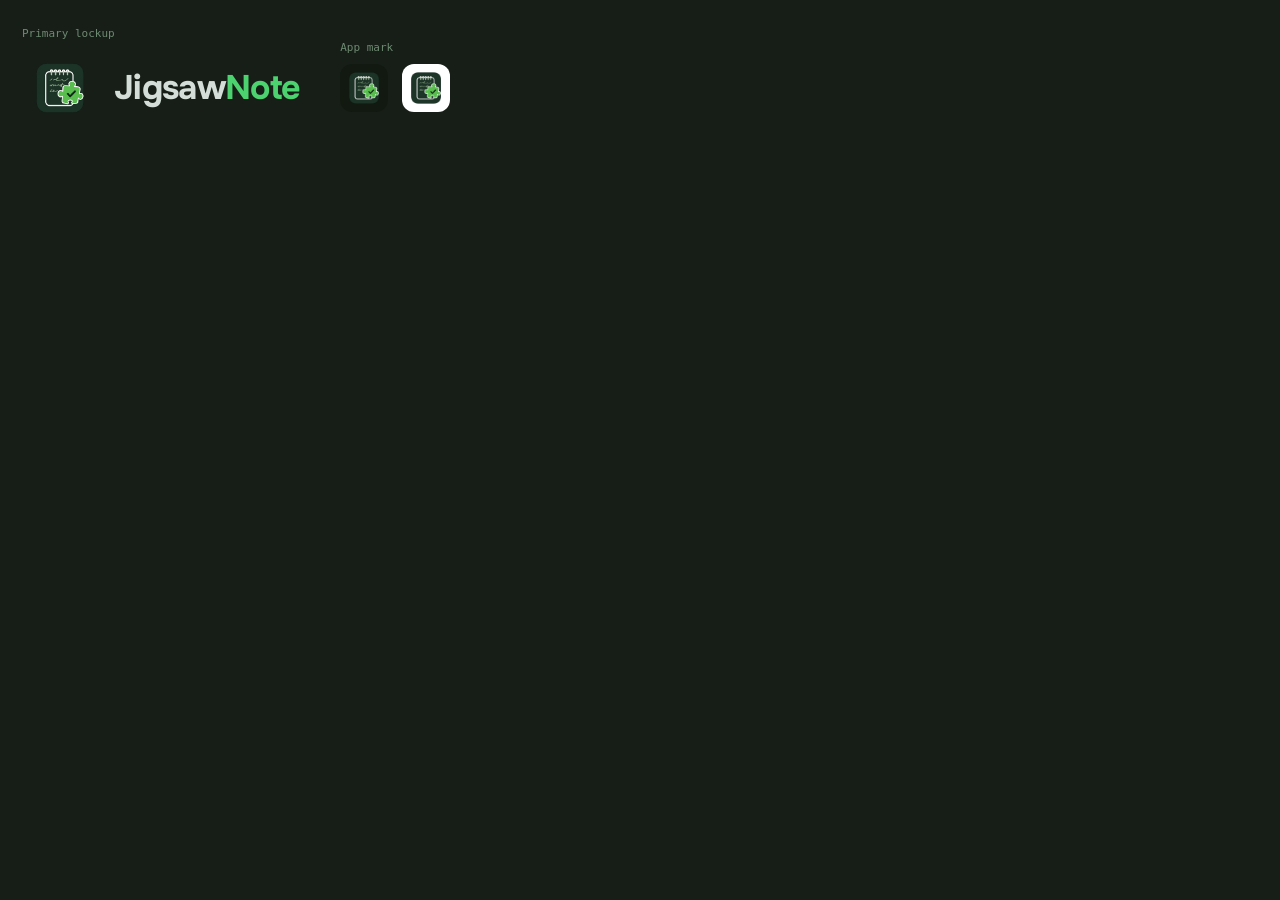
<file: Design System/foundations/brand-logo.card.html>
<!-- @dsCard group="Brand" viewport="700x200" name="Logo & wordmark" subtitle="App mark + JigsawNote lockup" -->
<!DOCTYPE html>
<html lang="en"><head><meta charset="utf-8" /><link rel="stylesheet" href="../styles.css" />
<style>
  body { padding: 22px; display: flex; gap: 40px; align-items: center; }
  .lockup { display: flex; align-items: center; gap: 16px; }
  .lockup img { width: 76px; height: 76px; border-radius: 18px; }
  .word { font-family: var(--font-display); font-size: 34px; font-weight: 700; letter-spacing: -0.02em; color: var(--color-foreground); }
  .word b { color: var(--color-primary); }
  .stack { display: flex; flex-direction: column; gap: 4px; }
  .tag { font-family: var(--font-mono); font-size: 11px; color: var(--text-subtle); }
  .mono { display: flex; gap: 14px; align-items: center; }
  .mono img { width: 48px; height: 48px; border-radius: 12px; }
</style></head>
<body>
  <div class="stack">
    <span class="tag">Primary lockup</span>
    <div class="lockup">
      <img src="../assets/jigsawnote-mark-512.png" alt="JigsawNote" />
      <span class="word">Jigsaw<b>Note</b></span>
    </div>
  </div>
  <div class="stack">
    <span class="tag">App mark</span>
    <div class="mono">
      <img src="../assets/jigsawnote-mark-512.png" alt="mark" style="background:var(--surface-sidebar)" />
      <img src="../assets/jigsawnote-mark-512.png" alt="mark" style="background:#fff" />
    </div>
  </div>
</body></html>
</file>
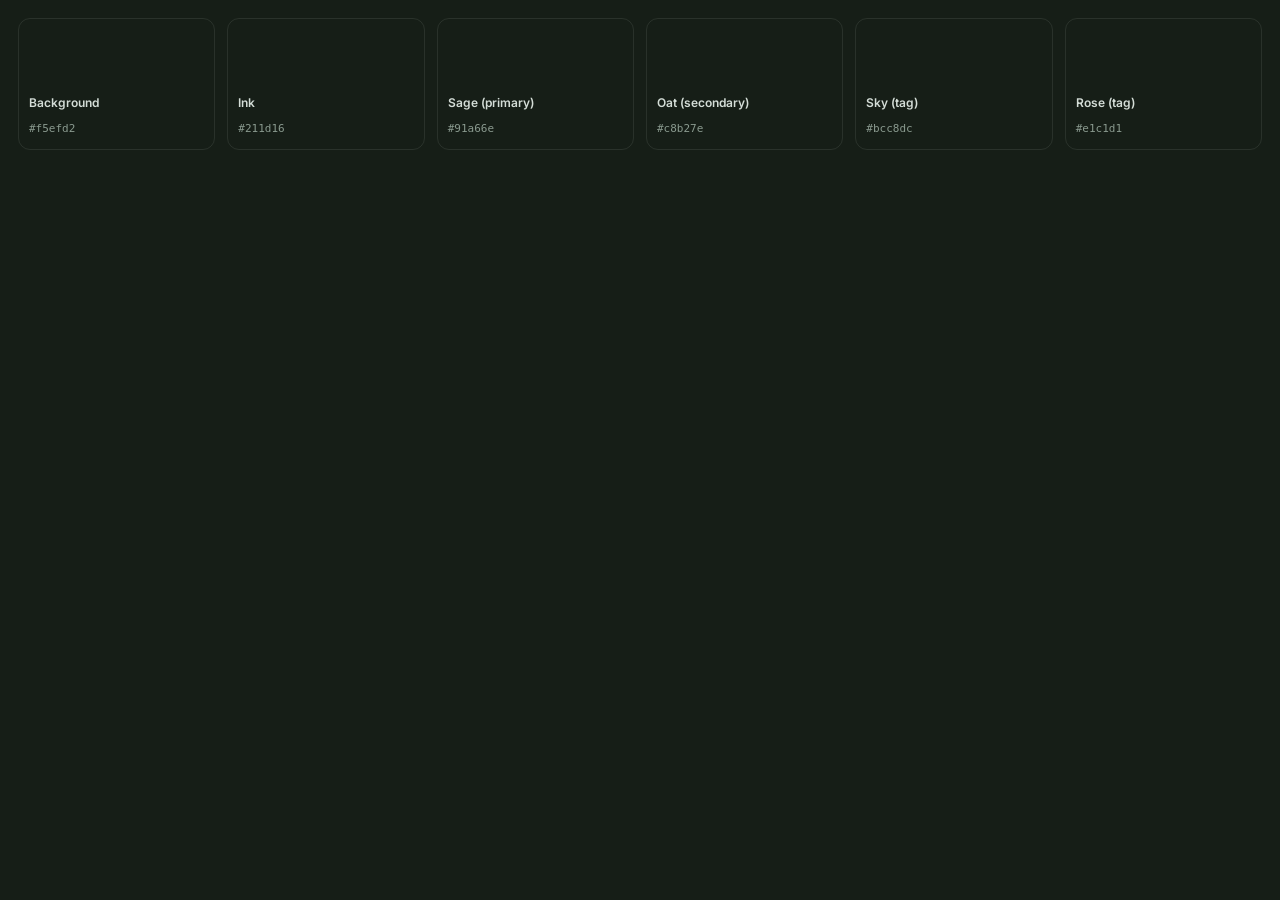
<file: Design System/foundations/colors-basic-note-brand.card.html>
<!-- @dsCard group="Themes" viewport="700x150" name="Basic Note — Brand palette" subtitle="Mellow-white base + de-saturated accents" -->
<!DOCTYPE html>
<html lang="en" data-theme="basic-note"><head><meta charset="utf-8" /><link rel="stylesheet" href="../styles.css" />
<style>
  body { padding: 18px; }
  .row { display: grid; grid-template-columns: repeat(6, 1fr); gap: 12px; }
  .sw { border-radius: var(--radius-medium); border: 1px solid var(--color-divider); overflow: hidden; }
  .chip { height: 64px; }
  .meta { padding: 8px 10px; font-family: var(--font-mono); font-size: 11px; color: var(--text-muted); }
  .meta b { display: block; font-family: var(--font-sans); font-size: 12px; color: var(--color-foreground); font-weight: 600; margin-bottom: 2px; }
</style></head>
<body>
<div class="row">
  <div class="sw"><div class="chip" style="background:var(--bn-bg)"></div><div class="meta"><b>Background</b>#f5efd2</div></div>
  <div class="sw"><div class="chip" style="background:var(--bn-ink)"></div><div class="meta"><b>Ink</b>#211d16</div></div>
  <div class="sw"><div class="chip" style="background:var(--bn-sage)"></div><div class="meta"><b>Sage (primary)</b>#91a66e</div></div>
  <div class="sw"><div class="chip" style="background:var(--bn-oat)"></div><div class="meta"><b>Oat (secondary)</b>#c8b27e</div></div>
  <div class="sw"><div class="chip" style="background:var(--bn-sky)"></div><div class="meta"><b>Sky (tag)</b>#bcc8dc</div></div>
  <div class="sw"><div class="chip" style="background:var(--bn-rose)"></div><div class="meta"><b>Rose (tag)</b>#e1c1d1</div></div>
</div>
</body></html>
</file>
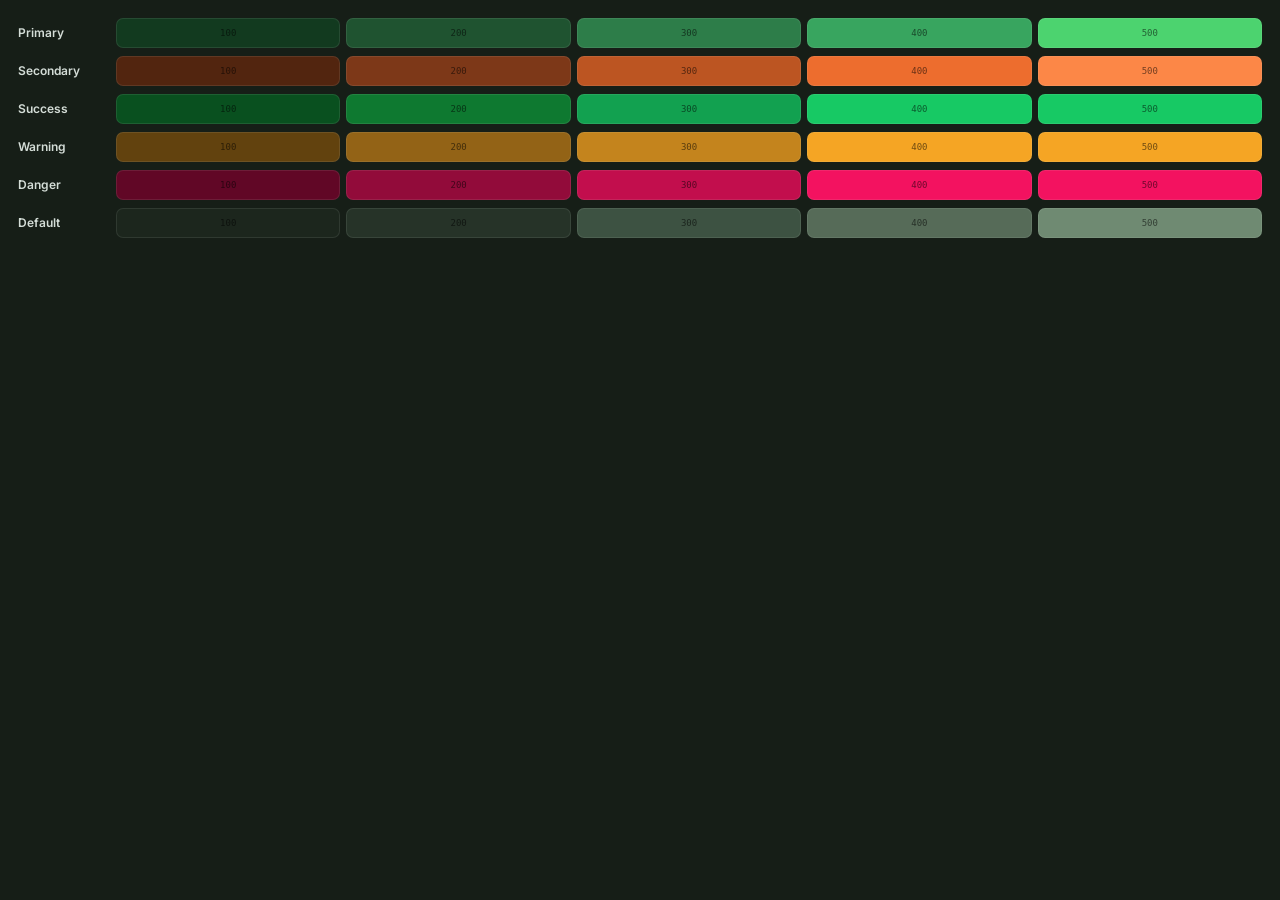
<file: Design System/foundations/colors-basic-note-semantic.card.html>
<!-- @dsCard group="Themes" viewport="700x210" name="Basic Note — Semantic colors" subtitle="Role colors with 100–500 tints" -->
<!DOCTYPE html>
<html lang="en" data-theme="basic-note"><head><meta charset="utf-8" /><link rel="stylesheet" href="../styles.css" />
<style>
  body { padding: 18px; }
  .role { display: flex; align-items: center; gap: 10px; margin-bottom: 8px; }
  .name { width: 88px; font-size: 12px; font-weight: 600; text-transform: capitalize; }
  .scale { display: flex; gap: 6px; flex: 1; }
  .box { flex: 1; height: 30px; border-radius: 7px; border: 1px solid var(--color-divider); display: flex; align-items: center; justify-content: center; font-family: var(--font-mono); font-size: 9px; color: rgba(0,0,0,.55); }
</style></head>
<body>
<div id="wrap"></div>
<script>
  const roles = ["primary","secondary","success","warning","danger","default"];
  const steps = [100,200,300,400,500];
  const wrap = document.getElementById("wrap");
  roles.forEach(r => {
    const row = document.createElement("div"); row.className = "role";
    row.innerHTML = `<div class="name">${r}</div><div class="scale">` +
      steps.map(s => `<div class="box" style="background:var(--color-${r}-${s})">${s}</div>`).join("") + `</div>`;
    wrap.appendChild(row);
  });
</script>
</body></html>
</file>
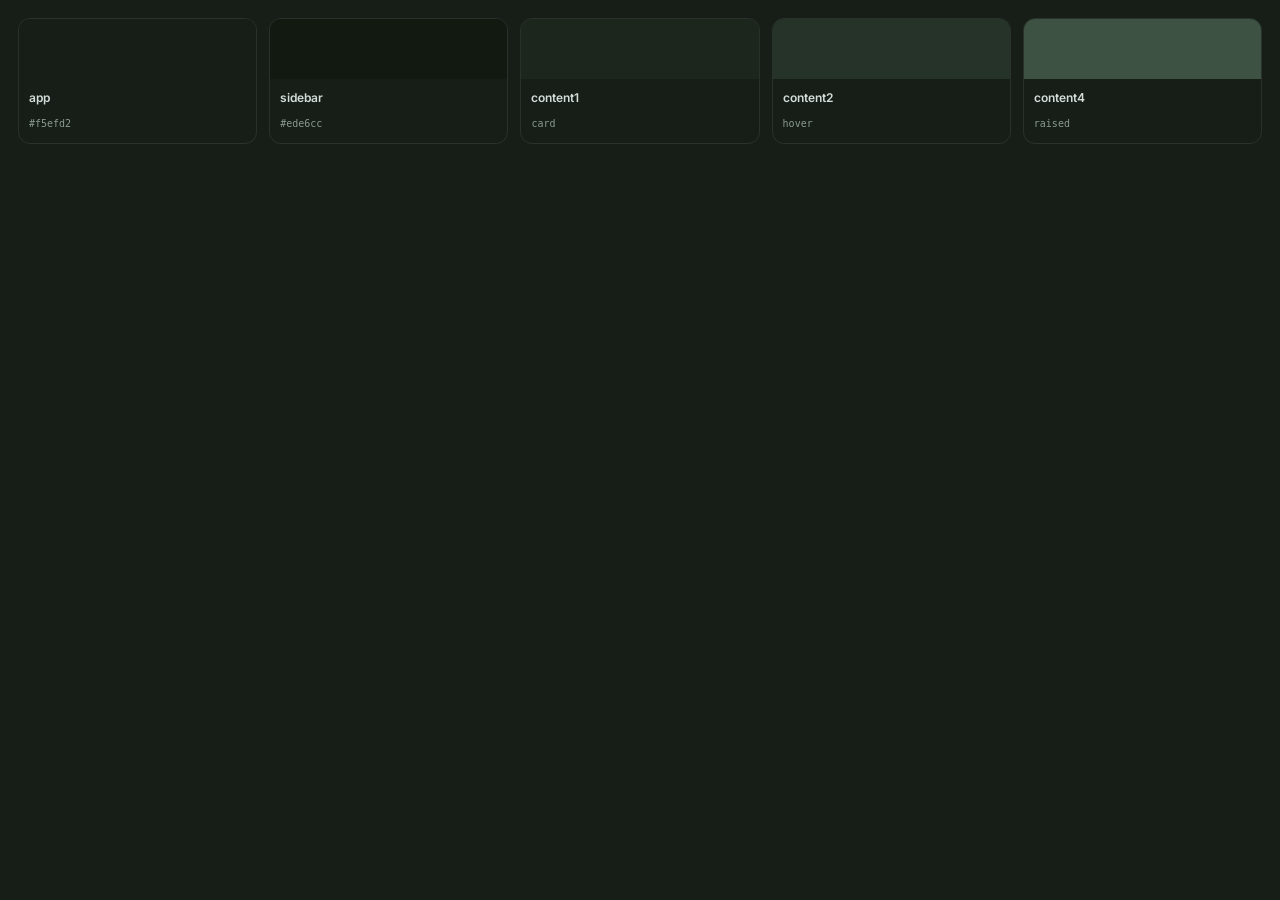
<file: Design System/foundations/colors-basic-note-surfaces.card.html>
<!-- @dsCard group="Themes" viewport="700x150" name="Basic Note — Surfaces & content" subtitle="Elevation layers on the mellow-white base" -->
<!DOCTYPE html>
<html lang="en" data-theme="basic-note"><head><meta charset="utf-8" /><link rel="stylesheet" href="../styles.css" />
<style>
  body { padding: 18px; }
  .row { display: grid; grid-template-columns: repeat(5, 1fr); gap: 12px; }
  .sw { border-radius: var(--radius-medium); border: 1px solid var(--color-divider); overflow: hidden; }
  .chip { height: 60px; }
  .meta { padding: 7px 10px; font-family: var(--font-mono); font-size: 10px; color: var(--text-muted); }
  .meta b { display: block; font-family: var(--font-sans); font-size: 12px; color: var(--color-foreground); font-weight: 600; margin-bottom: 2px; }
</style></head>
<body>
<div class="row">
  <div class="sw"><div class="chip" style="background:var(--surface-app)"></div><div class="meta"><b>app</b>#f5efd2</div></div>
  <div class="sw"><div class="chip" style="background:var(--surface-sidebar)"></div><div class="meta"><b>sidebar</b>#ede6cc</div></div>
  <div class="sw"><div class="chip" style="background:var(--color-content1)"></div><div class="meta"><b>content1</b>card</div></div>
  <div class="sw"><div class="chip" style="background:var(--color-content2)"></div><div class="meta"><b>content2</b>hover</div></div>
  <div class="sw"><div class="chip" style="background:var(--color-content4)"></div><div class="meta"><b>content4</b>raised</div></div>
</div>
</body></html>
</file>
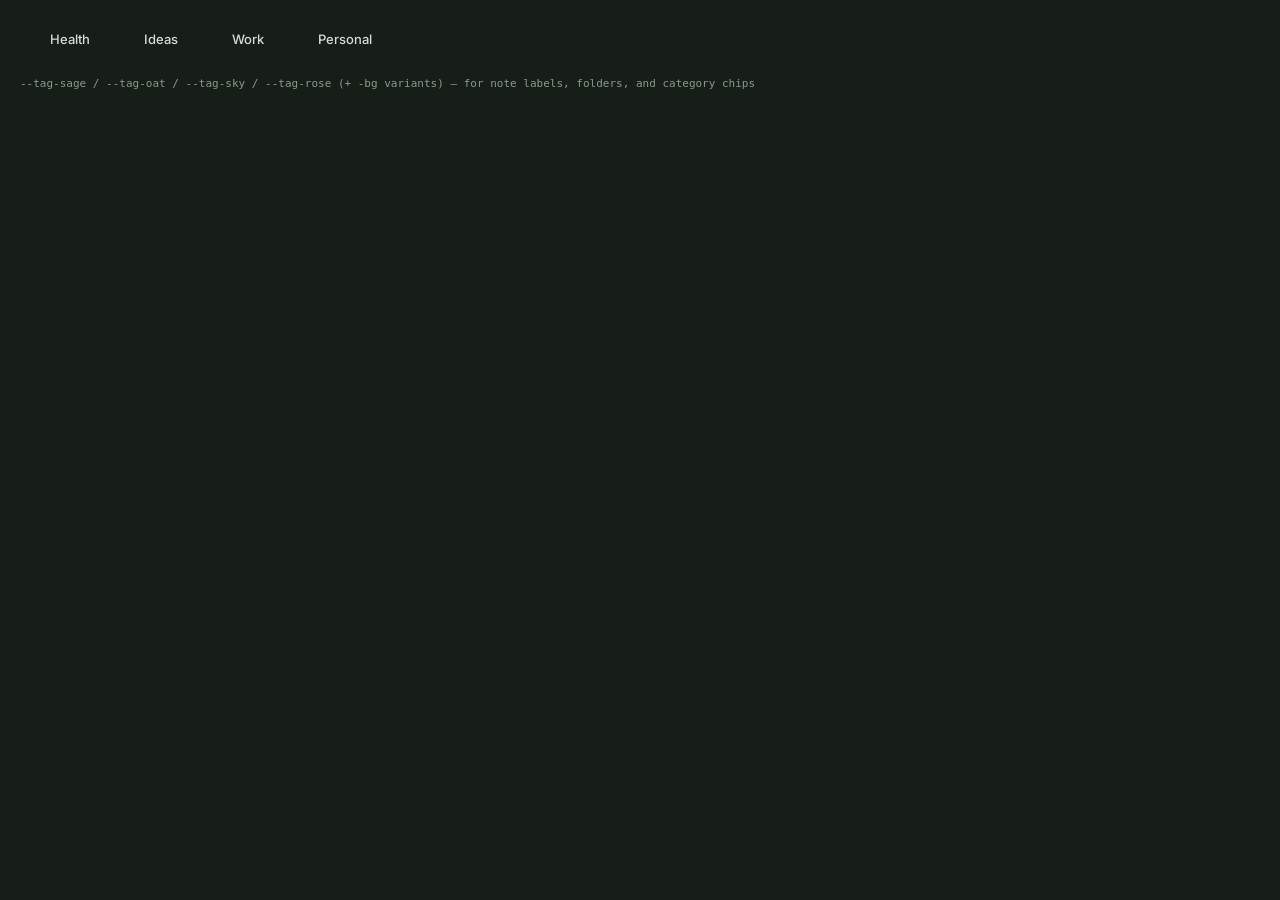
<file: Design System/foundations/colors-basic-note-tags.card.html>
<!-- @dsCard group="Themes" viewport="700x170" name="Basic Note — Note tags" subtitle="De-saturated label colors, referenced from a multi-hue pastel dial" -->
<!DOCTYPE html>
<html lang="en" data-theme="basic-note"><head><meta charset="utf-8" /><link rel="stylesheet" href="../styles.css" />
<style>
  body { padding: 20px; }
  .row { display: flex; flex-wrap: wrap; gap: 10px; margin-bottom: 14px; }
  .tag { display: inline-flex; align-items: center; gap: 7px; padding: 7px 14px; border-radius: var(--radius-full); font-family: var(--font-sans); font-size: 13px; font-weight: 500; }
  .dot { width: 9px; height: 9px; border-radius: 50%; flex: none; }
  .note { font-family: var(--font-mono); font-size: 11px; color: var(--text-muted); }
</style></head>
<body>
<div class="row">
  <span class="tag" style="background:var(--tag-sage-bg);color:var(--tag-sage)"><span class="dot" style="background:var(--tag-sage)"></span>Health</span>
  <span class="tag" style="background:var(--tag-oat-bg);color:var(--tag-oat)"><span class="dot" style="background:var(--tag-oat)"></span>Ideas</span>
  <span class="tag" style="background:var(--tag-sky-bg);color:var(--tag-sky)"><span class="dot" style="background:var(--tag-sky)"></span>Work</span>
  <span class="tag" style="background:var(--tag-rose-bg);color:var(--tag-rose)"><span class="dot" style="background:var(--tag-rose)"></span>Personal</span>
</div>
<div class="note">--tag-sage / --tag-oat / --tag-sky / --tag-rose (+ -bg variants) — for note labels, folders, and category chips</div>
</body></html>
</file>
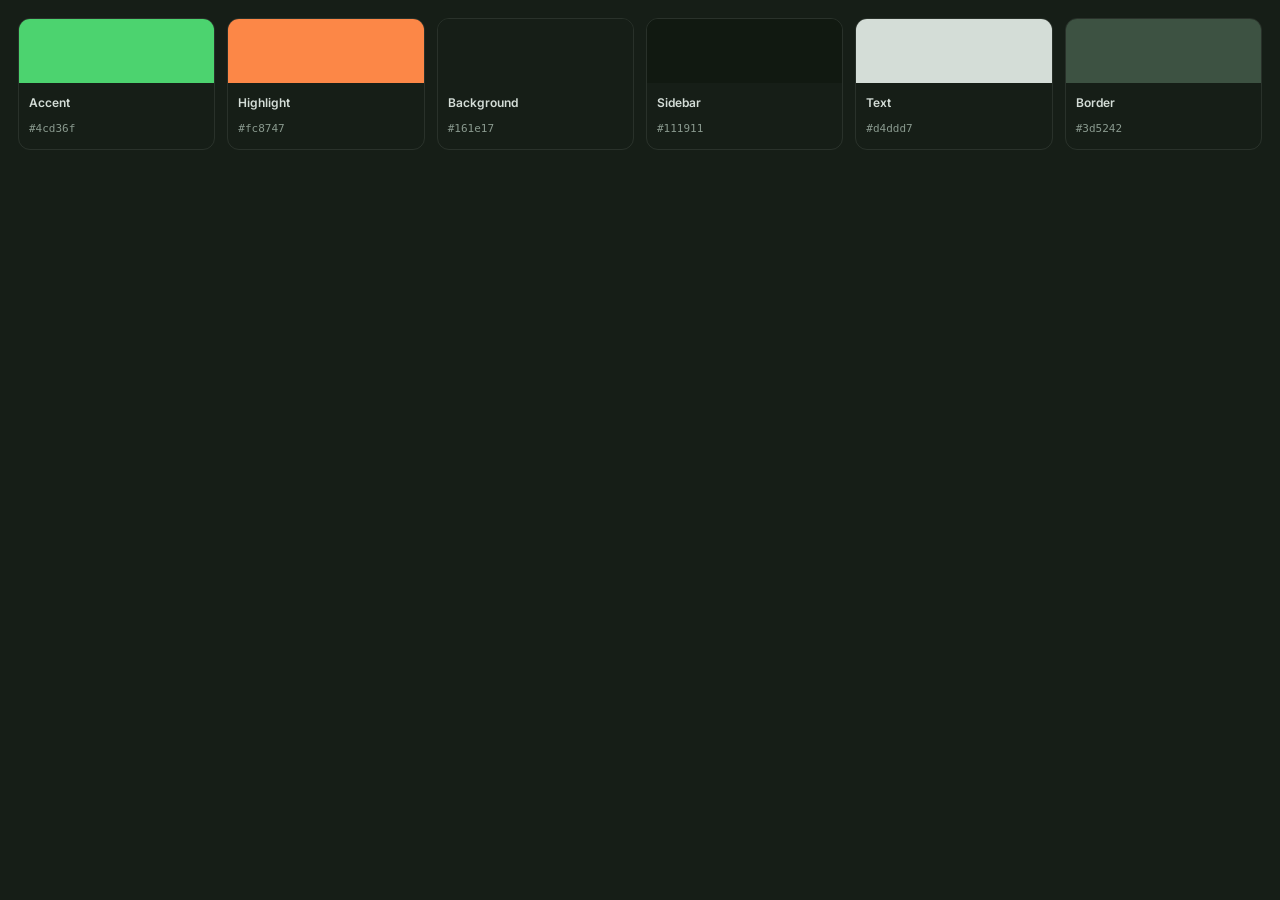
<file: Design System/foundations/colors-brand.card.html>
<!-- @dsCard group="Colors" viewport="700x150" name="Brand palette" subtitle="The six core JigsawNote colors" -->
<!DOCTYPE html>
<html lang="en"><head><meta charset="utf-8" /><link rel="stylesheet" href="../styles.css" />
<style>
  body { padding: 18px; }
  .row { display: grid; grid-template-columns: repeat(6, 1fr); gap: 12px; }
  .sw { border-radius: var(--radius-medium); border: 1px solid var(--color-divider); overflow: hidden; }
  .chip { height: 64px; }
  .meta { padding: 8px 10px; font-family: var(--font-mono); font-size: 11px; color: var(--text-muted); }
  .meta b { display: block; font-family: var(--font-sans); font-size: 12px; color: var(--color-foreground); font-weight: 600; margin-bottom: 2px; }
</style></head>
<body>
<div class="row">
  <div class="sw"><div class="chip" style="background:#4cd36f"></div><div class="meta"><b>Accent</b>#4cd36f</div></div>
  <div class="sw"><div class="chip" style="background:#fc8747"></div><div class="meta"><b>Highlight</b>#fc8747</div></div>
  <div class="sw"><div class="chip" style="background:#161e17"></div><div class="meta"><b>Background</b>#161e17</div></div>
  <div class="sw"><div class="chip" style="background:#111911"></div><div class="meta"><b>Sidebar</b>#111911</div></div>
  <div class="sw"><div class="chip" style="background:#d4ddd7"></div><div class="meta"><b>Text</b>#d4ddd7</div></div>
  <div class="sw"><div class="chip" style="background:#3d5242"></div><div class="meta"><b>Border</b>#3d5242</div></div>
</div>
</body></html>
</file>
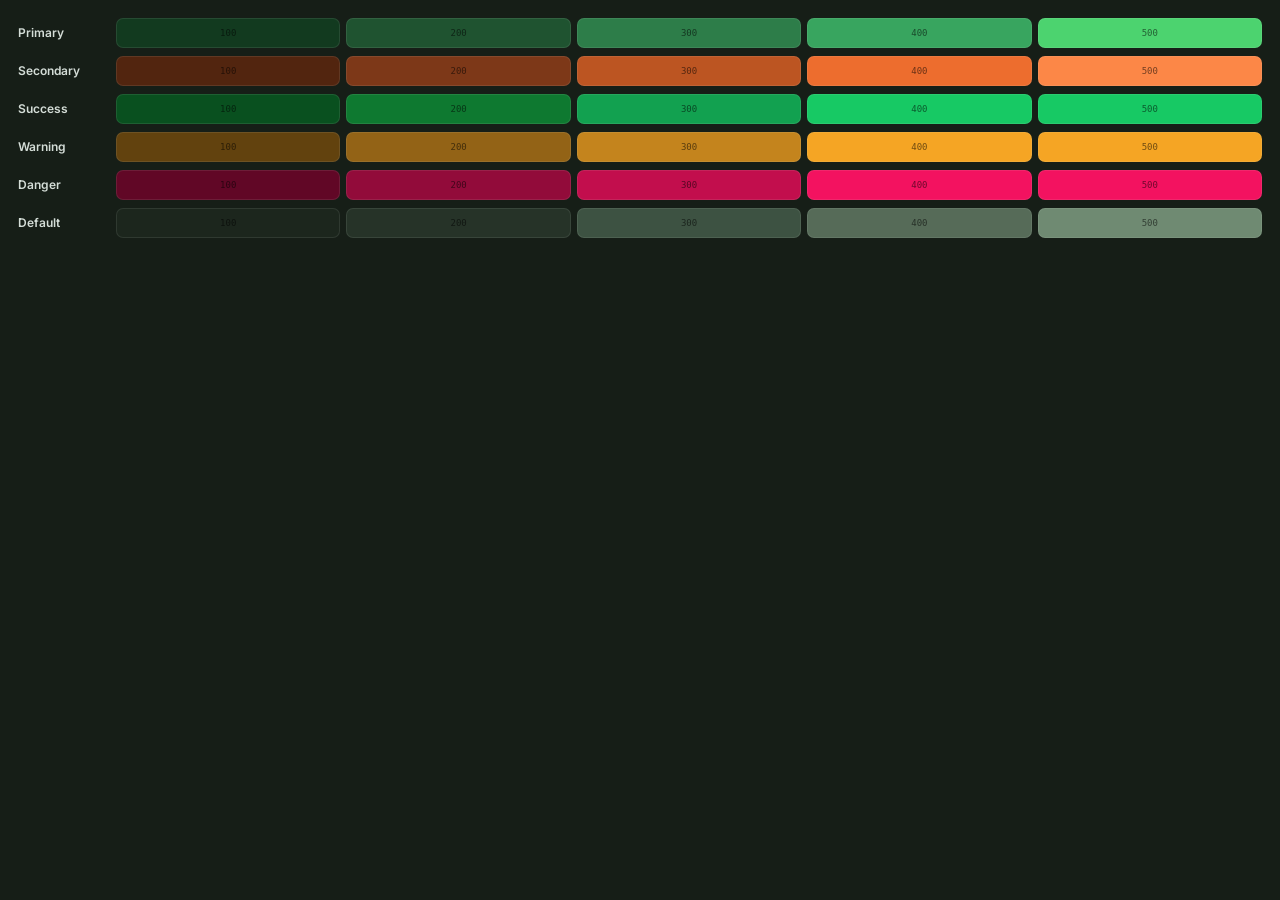
<file: Design System/foundations/colors-semantic.card.html>
<!-- @dsCard group="Colors" viewport="700x210" name="Semantic colors" subtitle="Role colors with 100–500 tints" -->
<!DOCTYPE html>
<html lang="en"><head><meta charset="utf-8" /><link rel="stylesheet" href="../styles.css" />
<style>
  body { padding: 18px; }
  .role { display: flex; align-items: center; gap: 10px; margin-bottom: 8px; }
  .name { width: 88px; font-size: 12px; font-weight: 600; text-transform: capitalize; }
  .scale { display: flex; gap: 6px; flex: 1; }
  .box { flex: 1; height: 30px; border-radius: 7px; border: 1px solid var(--color-divider); display: flex; align-items: center; justify-content: center; font-family: var(--font-mono); font-size: 9px; color: rgba(0,0,0,.55); }
</style></head>
<body>
<div id="wrap"></div>
<script>
  const roles = ["primary","secondary","success","warning","danger","default"];
  const steps = [100,200,300,400,500];
  const wrap = document.getElementById("wrap");
  roles.forEach(r => {
    const row = document.createElement("div"); row.className = "role";
    row.innerHTML = `<div class="name">${r}</div><div class="scale">` +
      steps.map(s => `<div class="box" style="background:var(--color-${r}-${s})">${s}</div>`).join("") + `</div>`;
    wrap.appendChild(row);
  });
</script>
</body></html>
</file>
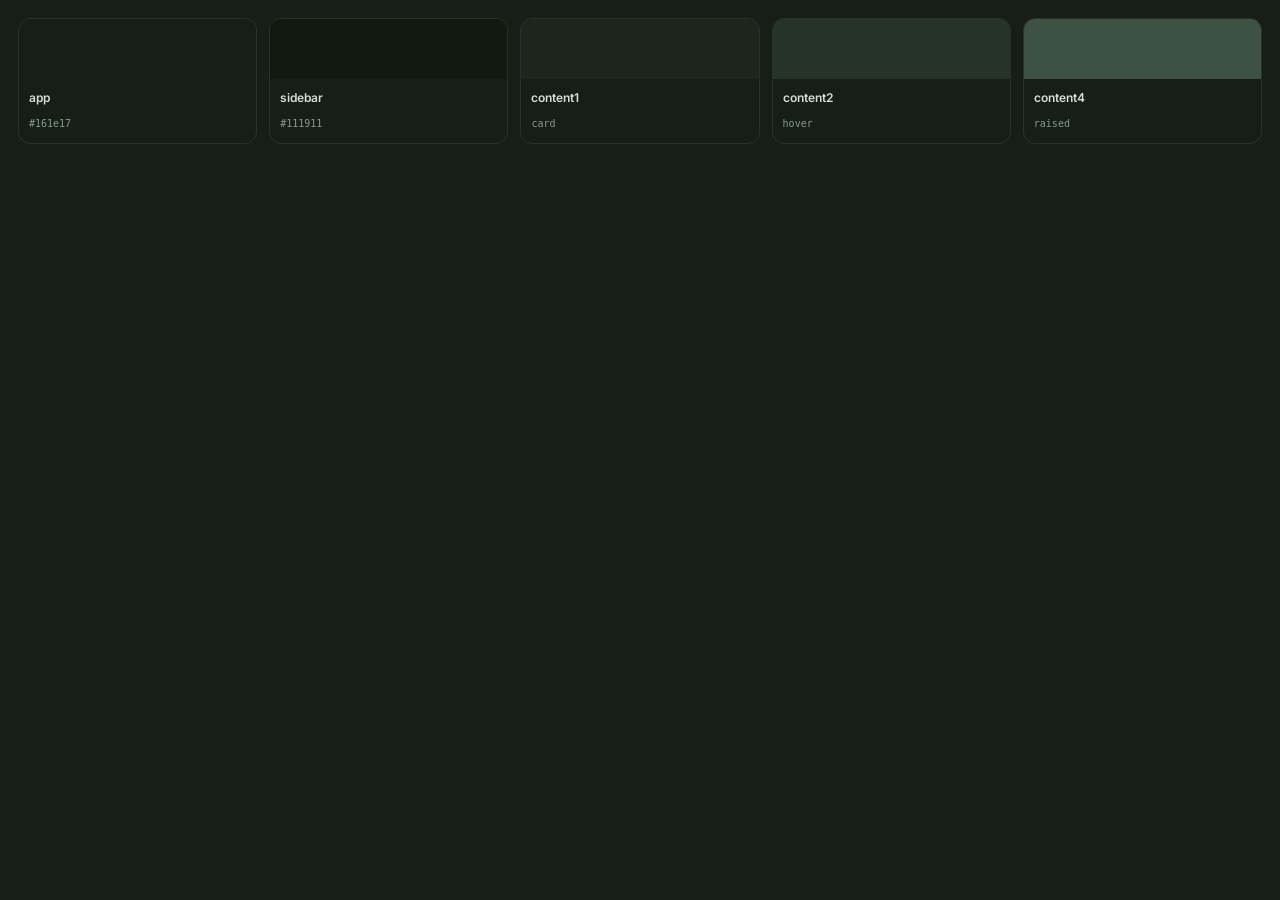
<file: Design System/foundations/colors-surfaces.card.html>
<!-- @dsCard group="Colors" viewport="700x150" name="Surfaces & content" subtitle="Elevation layers on the dark base" -->
<!DOCTYPE html>
<html lang="en"><head><meta charset="utf-8" /><link rel="stylesheet" href="../styles.css" />
<style>
  body { padding: 18px; }
  .row { display: grid; grid-template-columns: repeat(5, 1fr); gap: 12px; }
  .sw { border-radius: var(--radius-medium); border: 1px solid var(--color-divider); overflow: hidden; }
  .chip { height: 60px; }
  .meta { padding: 7px 10px; font-family: var(--font-mono); font-size: 10px; color: var(--text-muted); }
  .meta b { display: block; font-family: var(--font-sans); font-size: 12px; color: var(--color-foreground); font-weight: 600; margin-bottom: 2px; }
</style></head>
<body>
<div class="row">
  <div class="sw"><div class="chip" style="background:var(--surface-app)"></div><div class="meta"><b>app</b>#161e17</div></div>
  <div class="sw"><div class="chip" style="background:var(--surface-sidebar)"></div><div class="meta"><b>sidebar</b>#111911</div></div>
  <div class="sw"><div class="chip" style="background:var(--color-content1)"></div><div class="meta"><b>content1</b>card</div></div>
  <div class="sw"><div class="chip" style="background:var(--color-content2)"></div><div class="meta"><b>content2</b>hover</div></div>
  <div class="sw"><div class="chip" style="background:var(--color-content4)"></div><div class="meta"><b>content4</b>raised</div></div>
</div>
</body></html>
</file>
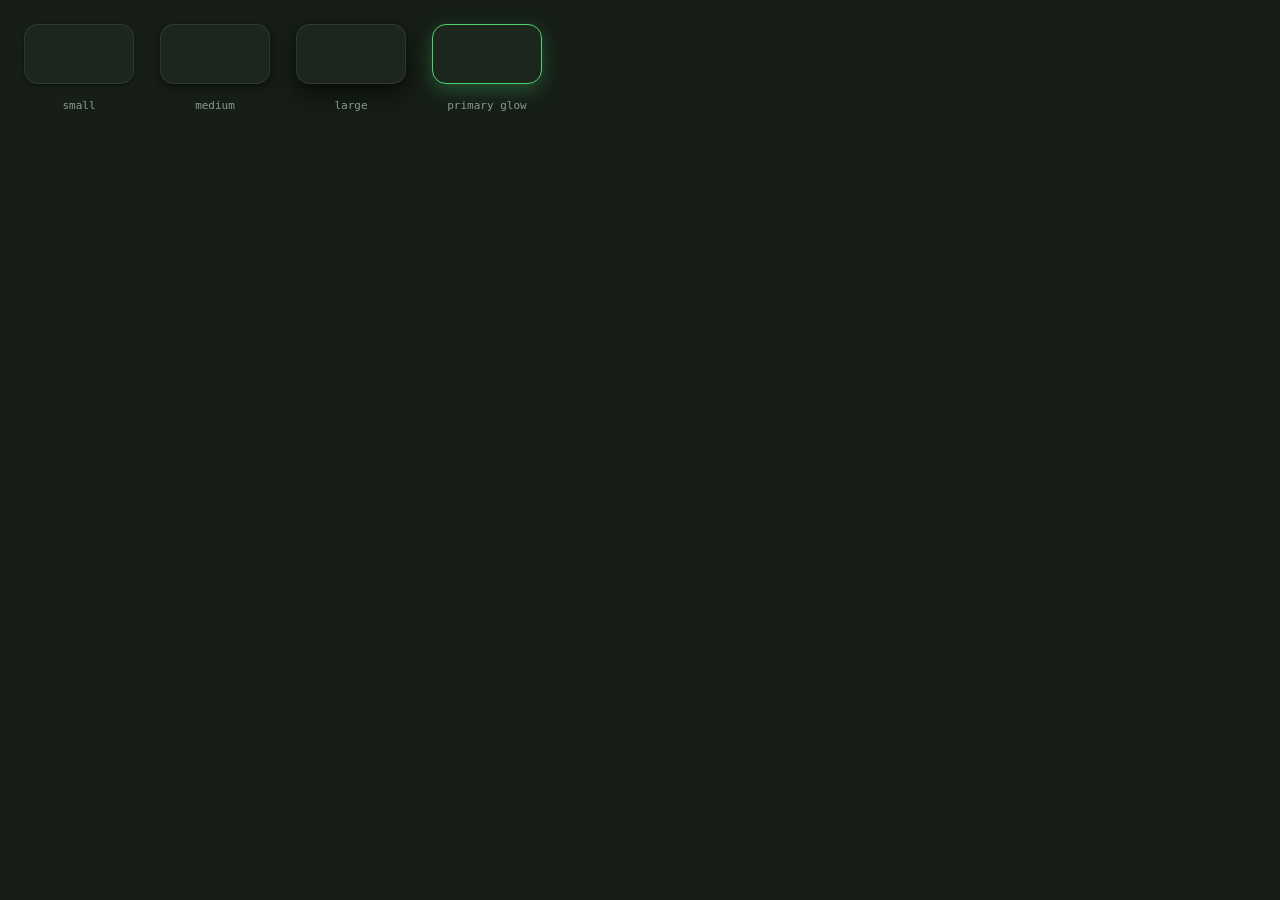
<file: Design System/foundations/spacing-elevation.card.html>
<!-- @dsCard group="Spacing" viewport="700x160" name="Elevation" subtitle="Dark shadows + primary glow" -->
<!DOCTYPE html>
<html lang="en"><head><meta charset="utf-8" /><link rel="stylesheet" href="../styles.css" />
<style>
  body { padding: 24px; }
  .row { display: flex; gap: 26px; }
  .cell { display: flex; flex-direction: column; align-items: center; gap: 10px; }
  .box { width: 110px; height: 60px; border-radius: var(--radius-large); background: var(--color-content1); border: 1px solid var(--color-divider); }
  .lbl { font-family: var(--font-mono); font-size: 11px; color: var(--text-muted); }
</style></head>
<body>
<div class="row">
  <div class="cell"><div class="box" style="box-shadow:var(--shadow-small)"></div><span class="lbl">small</span></div>
  <div class="cell"><div class="box" style="box-shadow:var(--shadow-medium)"></div><span class="lbl">medium</span></div>
  <div class="cell"><div class="box" style="box-shadow:var(--shadow-large)"></div><span class="lbl">large</span></div>
  <div class="cell"><div class="box" style="box-shadow:var(--shadow-primary);border-color:var(--color-primary)"></div><span class="lbl">primary glow</span></div>
</div>
</body></html>
</file>
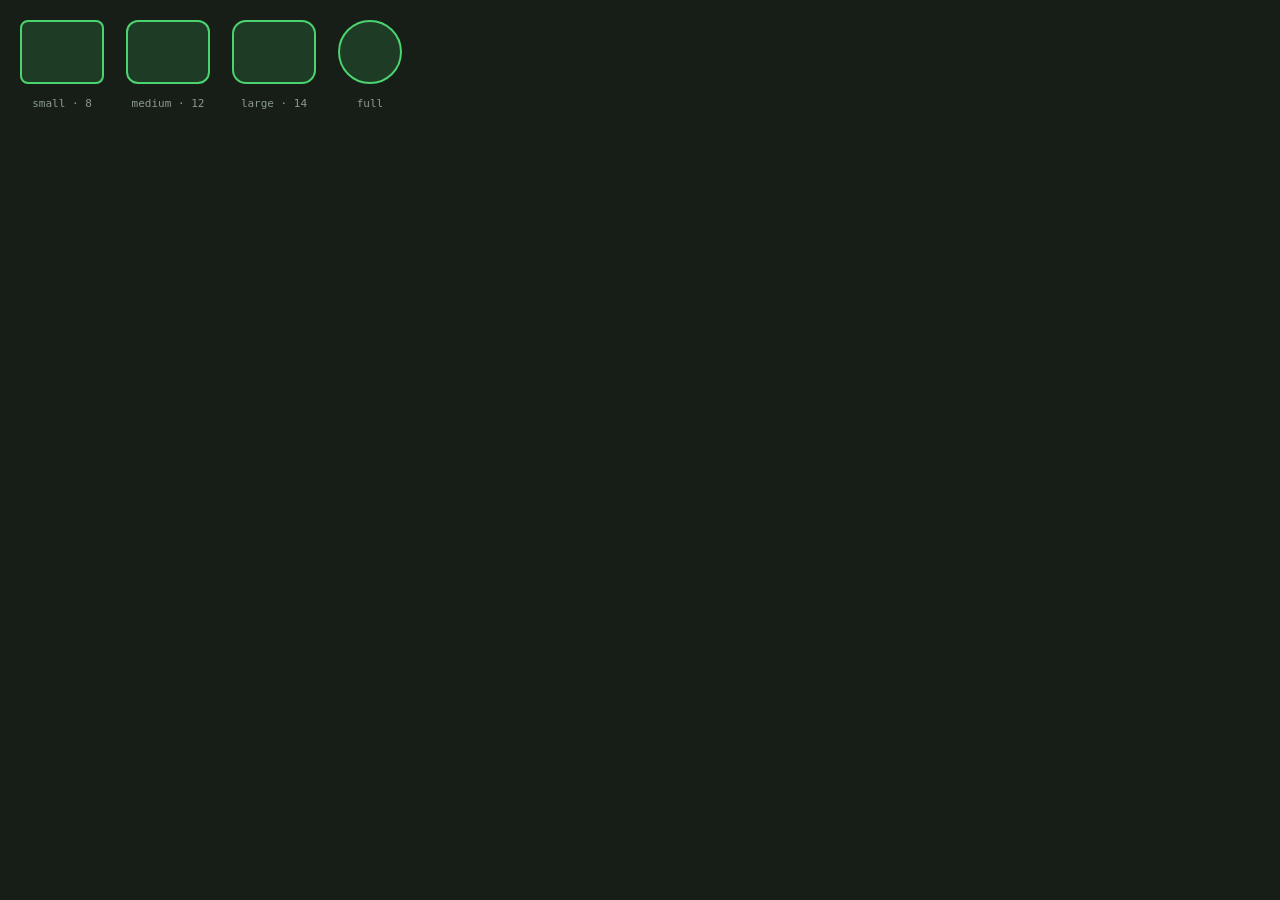
<file: Design System/foundations/spacing-radius.card.html>
<!-- @dsCard group="Spacing" viewport="700x160" name="Radius" subtitle="8 · 12 · 14 · full" -->
<!DOCTYPE html>
<html lang="en"><head><meta charset="utf-8" /><link rel="stylesheet" href="../styles.css" />
<style>
  body { padding: 20px; }
  .row { display: flex; gap: 22px; align-items: flex-end; }
  .cell { display: flex; flex-direction: column; align-items: center; gap: 8px; }
  .box { width: 84px; height: 64px; background: var(--color-primary-flat); border: 2px solid var(--color-primary); }
  .lbl { font-family: var(--font-mono); font-size: 11px; color: var(--text-muted); }
</style></head>
<body>
<div class="row">
  <div class="cell"><div class="box" style="border-radius:var(--radius-small)"></div><span class="lbl">small · 8</span></div>
  <div class="cell"><div class="box" style="border-radius:var(--radius-medium)"></div><span class="lbl">medium · 12</span></div>
  <div class="cell"><div class="box" style="border-radius:var(--radius-large)"></div><span class="lbl">large · 14</span></div>
  <div class="cell"><div class="box" style="border-radius:var(--radius-full);width:64px"></div><span class="lbl">full</span></div>
</div>
</body></html>
</file>
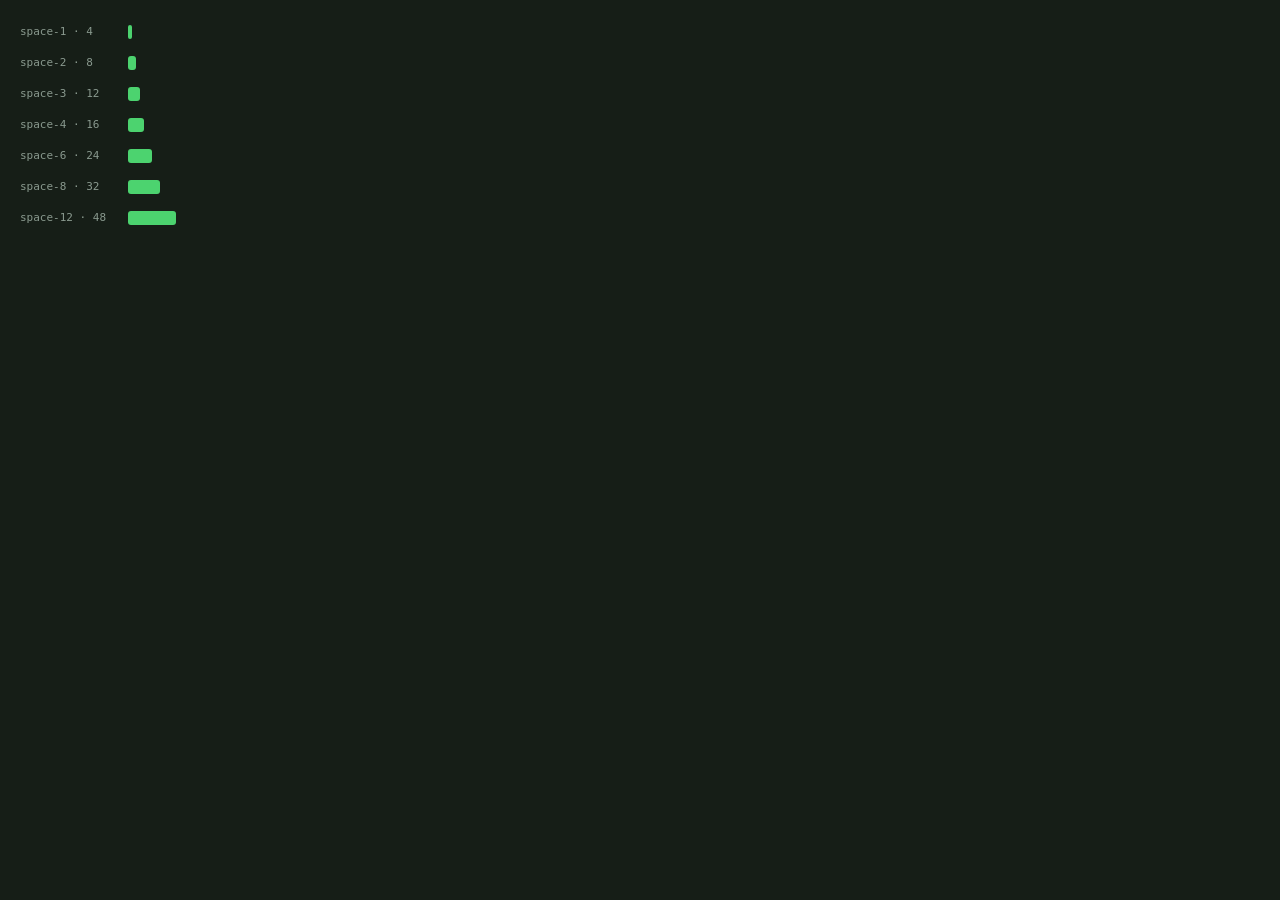
<file: Design System/foundations/spacing-scale.card.html>
<!-- @dsCard group="Spacing" viewport="700x150" name="Spacing scale" subtitle="4px base unit" -->
<!DOCTYPE html>
<html lang="en"><head><meta charset="utf-8" /><link rel="stylesheet" href="../styles.css" />
<style>
  body { padding: 20px; }
  .row { display: flex; align-items: center; gap: 12px; margin-bottom: 7px; }
  .bar { height: 14px; background: var(--color-primary); border-radius: 3px; }
  .lbl { font-family: var(--font-mono); font-size: 11px; color: var(--text-muted); width: 96px; }
</style></head>
<body>
<div id="w"></div>
<script>
  const scale = [["space-1",4],["space-2",8],["space-3",12],["space-4",16],["space-6",24],["space-8",32],["space-12",48]];
  document.getElementById("w").innerHTML = scale.map(([n,px]) =>
    `<div class="row"><span class="lbl">${n} · ${px}</span><div class="bar" style="width:${px}px"></div></div>`).join("");
</script>
</body></html>
</file>
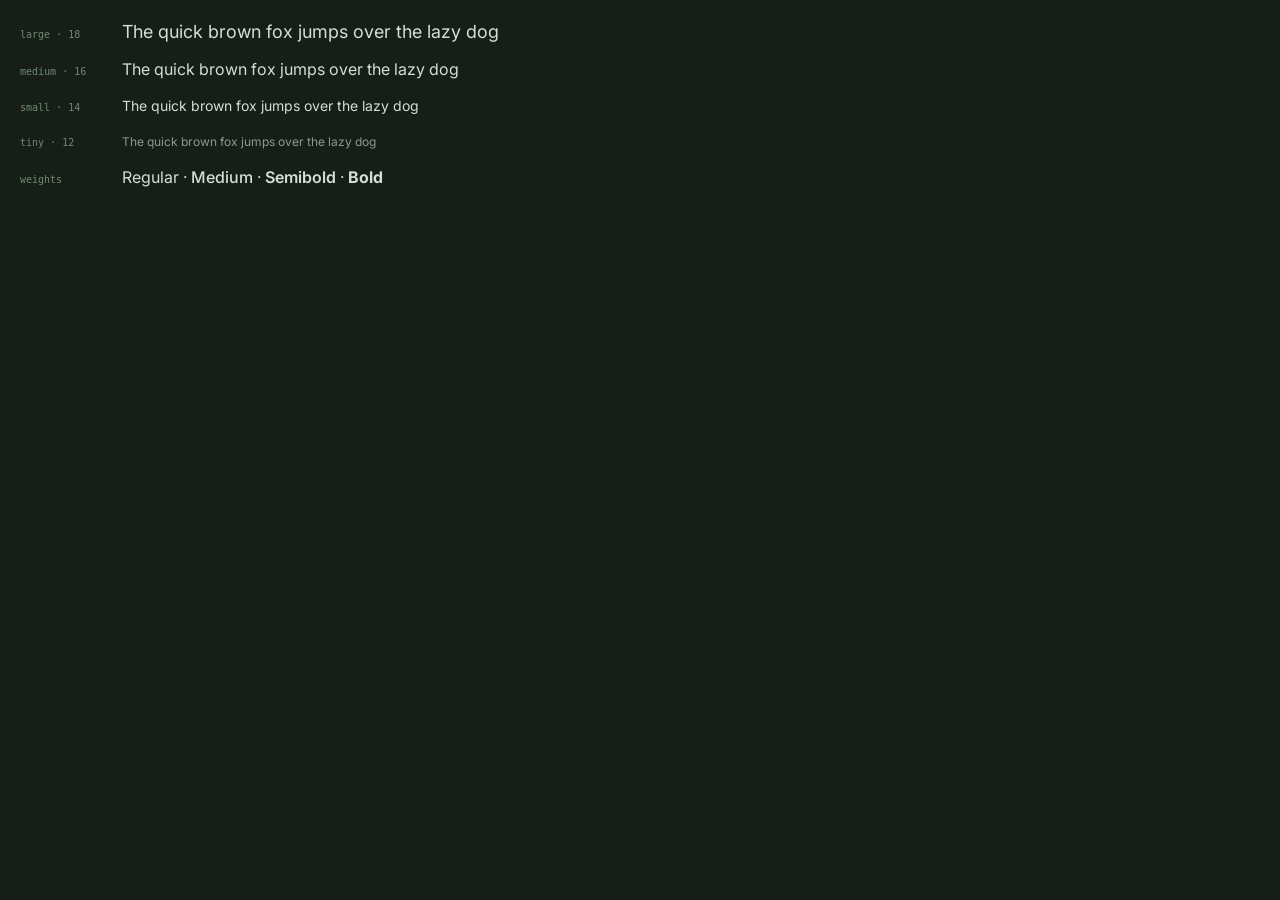
<file: Design System/foundations/type-body.card.html>
<!-- @dsCard group="Type" viewport="700x210" name="Body & UI — Inter" subtitle="Text scale used across components" -->
<!DOCTYPE html>
<html lang="en"><head><meta charset="utf-8" /><link rel="stylesheet" href="../styles.css" />
<style>
  body { padding: 20px; font-family: var(--font-sans); }
  .line { display: flex; align-items: baseline; gap: 14px; margin-bottom: 10px; }
  .tag { font-family: var(--font-mono); font-size: 10px; color: var(--text-subtle); width: 88px; flex-shrink: 0; }
  .lg { font-size: var(--text-large); }
  .md { font-size: var(--text-medium); }
  .sm { font-size: var(--text-small); }
  .ti { font-size: var(--text-tiny); color: var(--text-muted); }
  .muted { color: var(--text-muted); }
</style></head>
<body>
  <div class="line"><span class="tag">large · 18</span><span class="lg">The quick brown fox jumps over the lazy dog</span></div>
  <div class="line"><span class="tag">medium · 16</span><span class="md">The quick brown fox jumps over the lazy dog</span></div>
  <div class="line"><span class="tag">small · 14</span><span class="sm">The quick brown fox jumps over the lazy dog</span></div>
  <div class="line"><span class="tag">tiny · 12</span><span class="ti">The quick brown fox jumps over the lazy dog</span></div>
  <div class="line"><span class="tag">weights</span>
    <span class="md"><span style="font-weight:400">Regular</span> · <span style="font-weight:500">Medium</span> · <span style="font-weight:600">Semibold</span> · <span style="font-weight:700">Bold</span></span>
  </div>
</body></html>
</file>
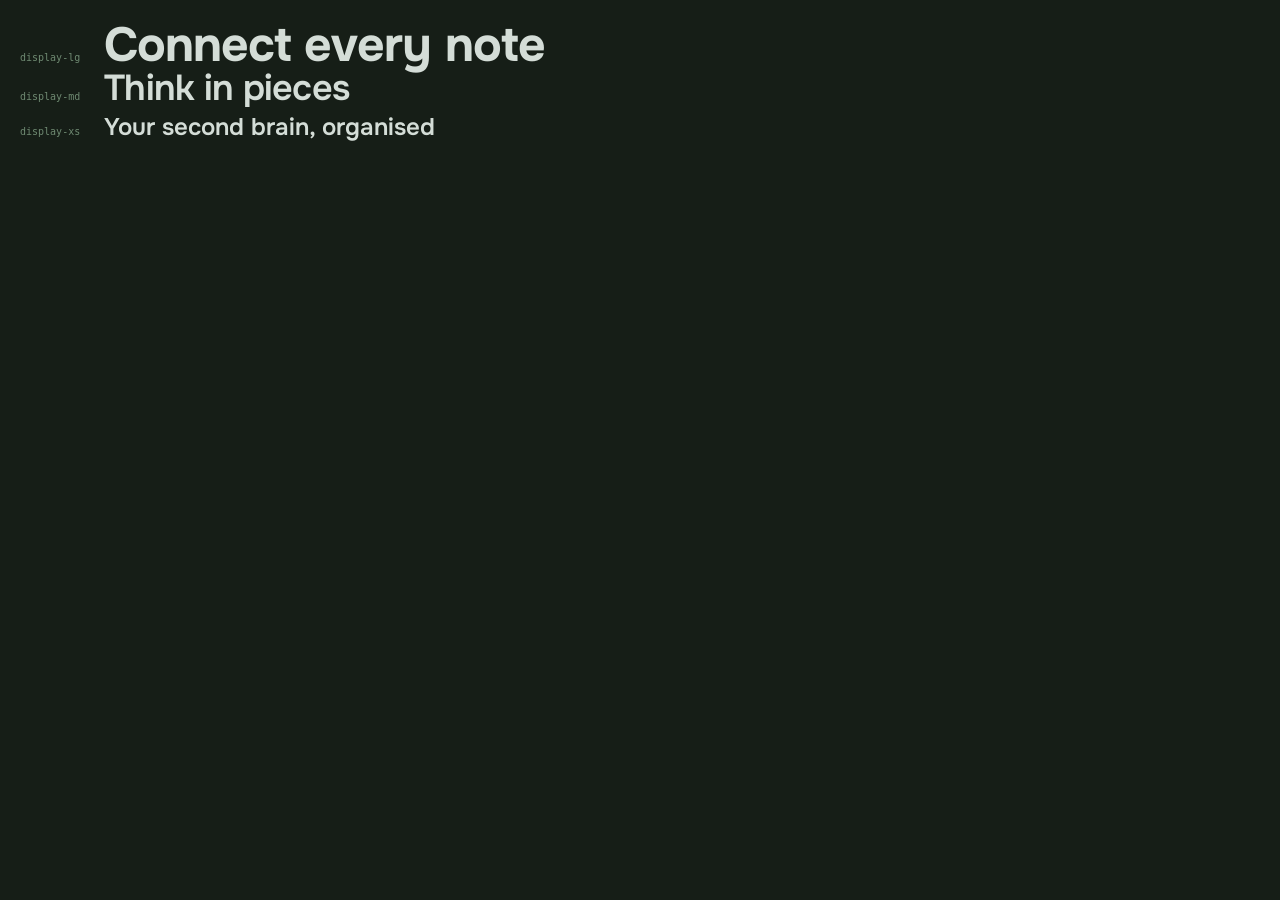
<file: Design System/foundations/type-display.card.html>
<!-- @dsCard group="Type" viewport="700x180" name="Display — Onest" subtitle="Brand headings, tight tracking" -->
<!DOCTYPE html>
<html lang="en"><head><meta charset="utf-8" /><link rel="stylesheet" href="../styles.css" />
<style>
  body { padding: 20px; font-family: var(--font-display); }
  .line { display: flex; align-items: baseline; gap: 14px; margin-bottom: 6px; }
  .tag { font-family: var(--font-mono); font-size: 10px; color: var(--text-subtle); width: 70px; flex-shrink: 0; }
  .d1 { font-size: var(--display-lg); font-weight: 700; letter-spacing: var(--tracking-tight); line-height: 1.05; }
  .d2 { font-size: var(--display-md); font-weight: 600; letter-spacing: var(--tracking-tight); }
  .d3 { font-size: var(--display-xs); font-weight: 600; }
</style></head>
<body>
  <div class="line"><span class="tag">display-lg</span><span class="d1">Connect every note</span></div>
  <div class="line"><span class="tag">display-md</span><span class="d2">Think in pieces</span></div>
  <div class="line"><span class="tag">display-xs</span><span class="d3">Your second brain, organised</span></div>
</body></html>
</file>
<file: Design System/styles.css>
/* JigsawNote Design System — global CSS entry.
   Consumers link this one file. Import-only. */

@import "./tokens/fonts.css";
@import "./tokens/colors.css";
@import "./tokens/typography.css";
@import "./tokens/spacing.css";
@import "./tokens/base.css";
</file>
